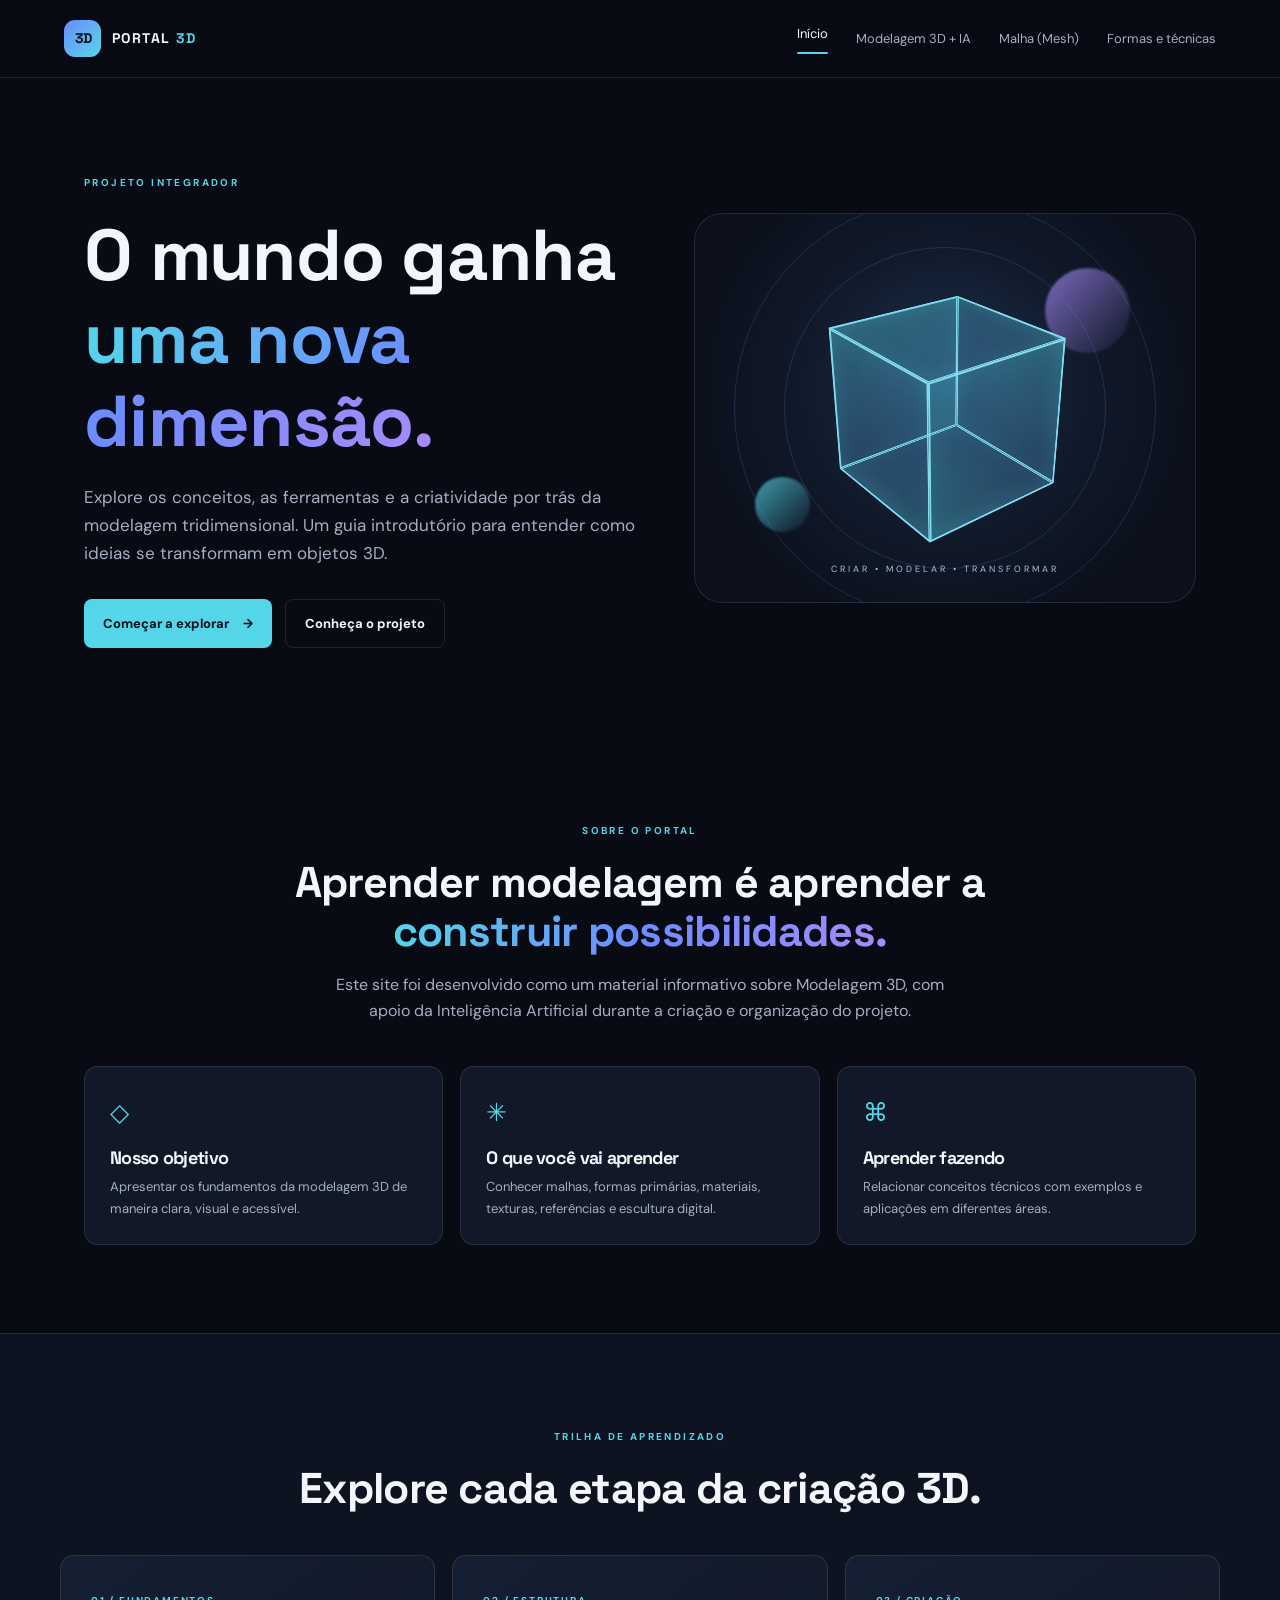
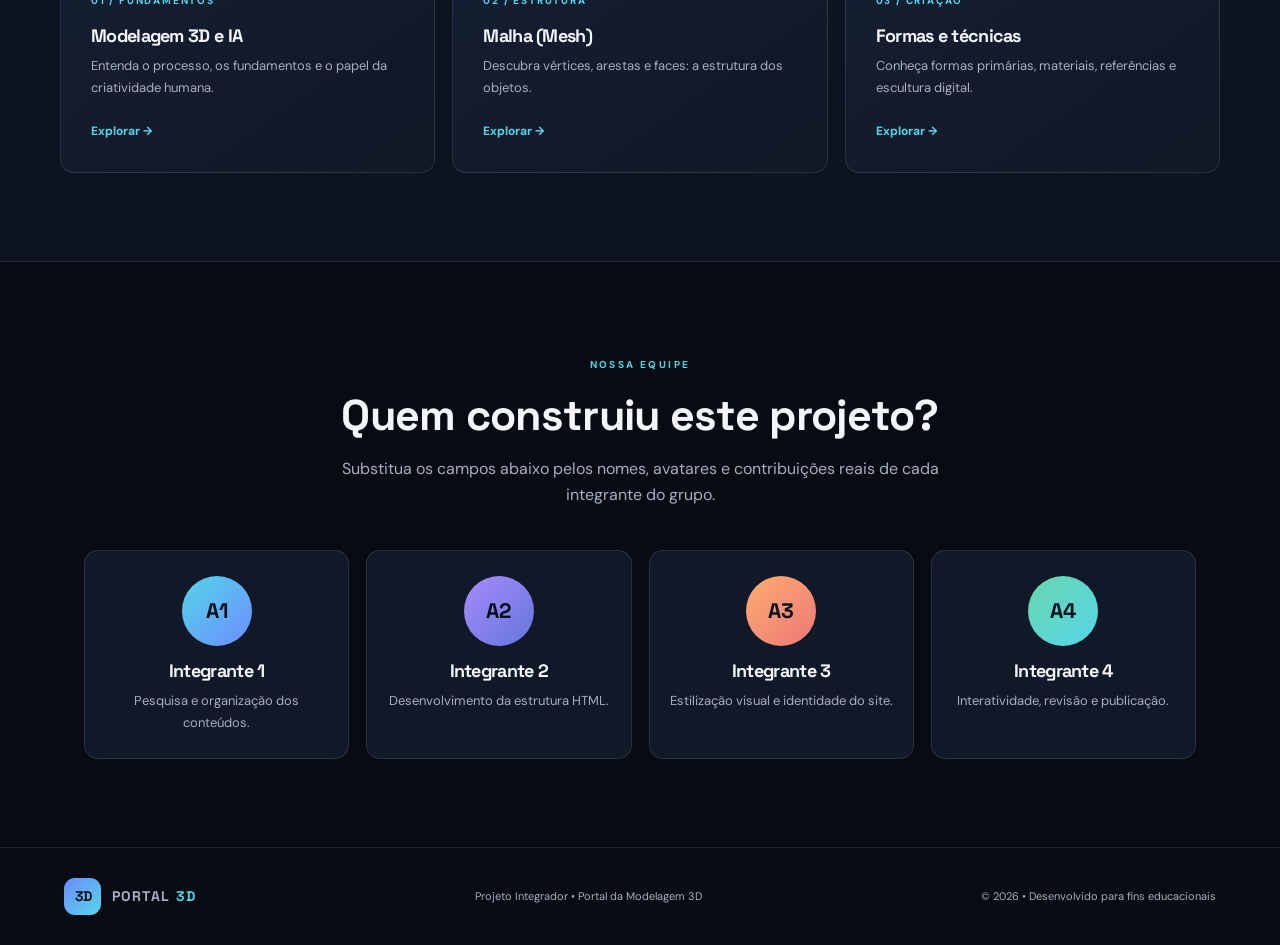
<file: index.html>
<!DOCTYPE html>
<html lang="pt-BR">
<head>
  <meta charset="UTF-8">
  <meta name="viewport" content="width=device-width, initial-scale=1.0">
  <meta name="description" content="Portal educativo sobre modelagem 3D, malhas, formas, materiais e escultura digital.">
  <title>Portal da Modelagem 3D | Início</title>
  <link rel="stylesheet" href="assets/css/style.css">
  <script src="assets/js/script.js" defer></script>
</head>
<body>
  <header class="site-header">
    <a class="brand" href="index.html"><span class="brand-mark">3D</span><span>PORTAL<span class="brand-light"> 3D</span></span></a>
    <button class="menu-toggle" aria-label="Abrir menu" aria-expanded="false">☰</button>
    <nav class="main-nav" aria-label="Navegação principal">
      <a class="active" href="index.html">Início</a>
      <a href="modelagem.html">Modelagem 3D + IA</a>
      <a href="malha.html">Malha (Mesh)</a>
      <a href="formas.html">Formas e técnicas</a>
    </nav>
  </header>

  <main>
    <section class="hero">
      <div class="hero-content">
        <span class="eyebrow">PROJETO INTEGRADOR</span>
        <h1>O mundo ganha <span>uma nova dimensão.</span></h1>
        <p>Explore os conceitos, as ferramentas e a criatividade por trás da modelagem tridimensional. Um guia introdutório para entender como ideias se transformam em objetos 3D.</p>
        <div class="hero-actions">
          <a class="button button-primary" href="modelagem.html">Começar a explorar <span>→</span></a>
          <a class="button button-ghost" href="#sobre">Conheça o projeto</a>
        </div>
      </div>
      <div class="hero-art" aria-label="Ilustração abstrata de um objeto tridimensional">
        <div class="orb orb-one"></div><div class="orb orb-two"></div>
        <div class="cube-scene"><div class="cube"><span></span><span></span><span></span><span></span><span></span><span></span></div></div>
        <div class="art-label">CRIAR • MODELAR • TRANSFORMAR</div>
      </div>
    </section>

    <section class="section section-narrow" id="sobre">
      <div class="section-heading">
        <span class="eyebrow">SOBRE O PORTAL</span>
        <h2>Aprender modelagem é aprender a <span>construir possibilidades.</span></h2>
        <p>Este site foi desenvolvido como um material informativo sobre Modelagem 3D, com apoio da Inteligência Artificial durante a criação e organização do projeto.</p>
      </div>
      <div class="info-grid">
        <article class="info-card"><span class="card-icon">◇</span><h3>Nosso objetivo</h3><p>Apresentar os fundamentos da modelagem 3D de maneira clara, visual e acessível.</p></article>
        <article class="info-card"><span class="card-icon">✳</span><h3>O que você vai aprender</h3><p>Conhecer malhas, formas primárias, materiais, texturas, referências e escultura digital.</p></article>
        <article class="info-card"><span class="card-icon">⌘</span><h3>Aprender fazendo</h3><p>Relacionar conceitos técnicos com exemplos e aplicações em diferentes áreas.</p></article>
      </div>
    </section>

    <section class="section dark-section">
      <div class="section-heading">
        <span class="eyebrow">TRILHA DE APRENDIZADO</span>
        <h2>Explore cada etapa da criação 3D.</h2>
      </div>
      <div class="topic-grid">
        <a class="topic-card" href="modelagem.html"><span>01 / FUNDAMENTOS</span><h3>Modelagem 3D e IA</h3><p>Entenda o processo, os fundamentos e o papel da criatividade humana.</p><b>Explorar →</b></a>
        <a class="topic-card" href="malha.html"><span>02 / ESTRUTURA</span><h3>Malha (Mesh)</h3><p>Descubra vértices, arestas e faces: a estrutura dos objetos.</p><b>Explorar →</b></a>
        <a class="topic-card" href="formas.html"><span>03 / CRIAÇÃO</span><h3>Formas e técnicas</h3><p>Conheça formas primárias, materiais, referências e escultura digital.</p><b>Explorar →</b></a>
      </div>
    </section>

    <section class="section section-narrow">
      <div class="section-heading">
        <span class="eyebrow">NOSSA EQUIPE</span>
        <h2>Quem construiu este projeto?</h2>
        <p>Substitua os campos abaixo pelos nomes, avatares e contribuições reais de cada integrante do grupo.</p>
      </div>
      <div class="team-grid">
        <article class="team-card"><div class="avatar">A1</div><h3>Integrante 1</h3><p>Pesquisa e organização dos conteúdos.</p></article>
        <article class="team-card"><div class="avatar avatar-violet">A2</div><h3>Integrante 2</h3><p>Desenvolvimento da estrutura HTML.</p></article>
        <article class="team-card"><div class="avatar avatar-orange">A3</div><h3>Integrante 3</h3><p>Estilização visual e identidade do site.</p></article>
        <article class="team-card"><div class="avatar avatar-green">A4</div><h3>Integrante 4</h3><p>Interatividade, revisão e publicação.</p></article>
      </div>
    </section>
  </main>
  <footer class="site-footer"><a class="brand" href="index.html"><span class="brand-mark">3D</span><span>PORTAL<span class="brand-light"> 3D</span></span></a><p>Projeto Integrador • Portal da Modelagem 3D</p><span>© <span data-year></span> • Desenvolvido para fins educacionais</span></footer>
</body>
</html>
</file>
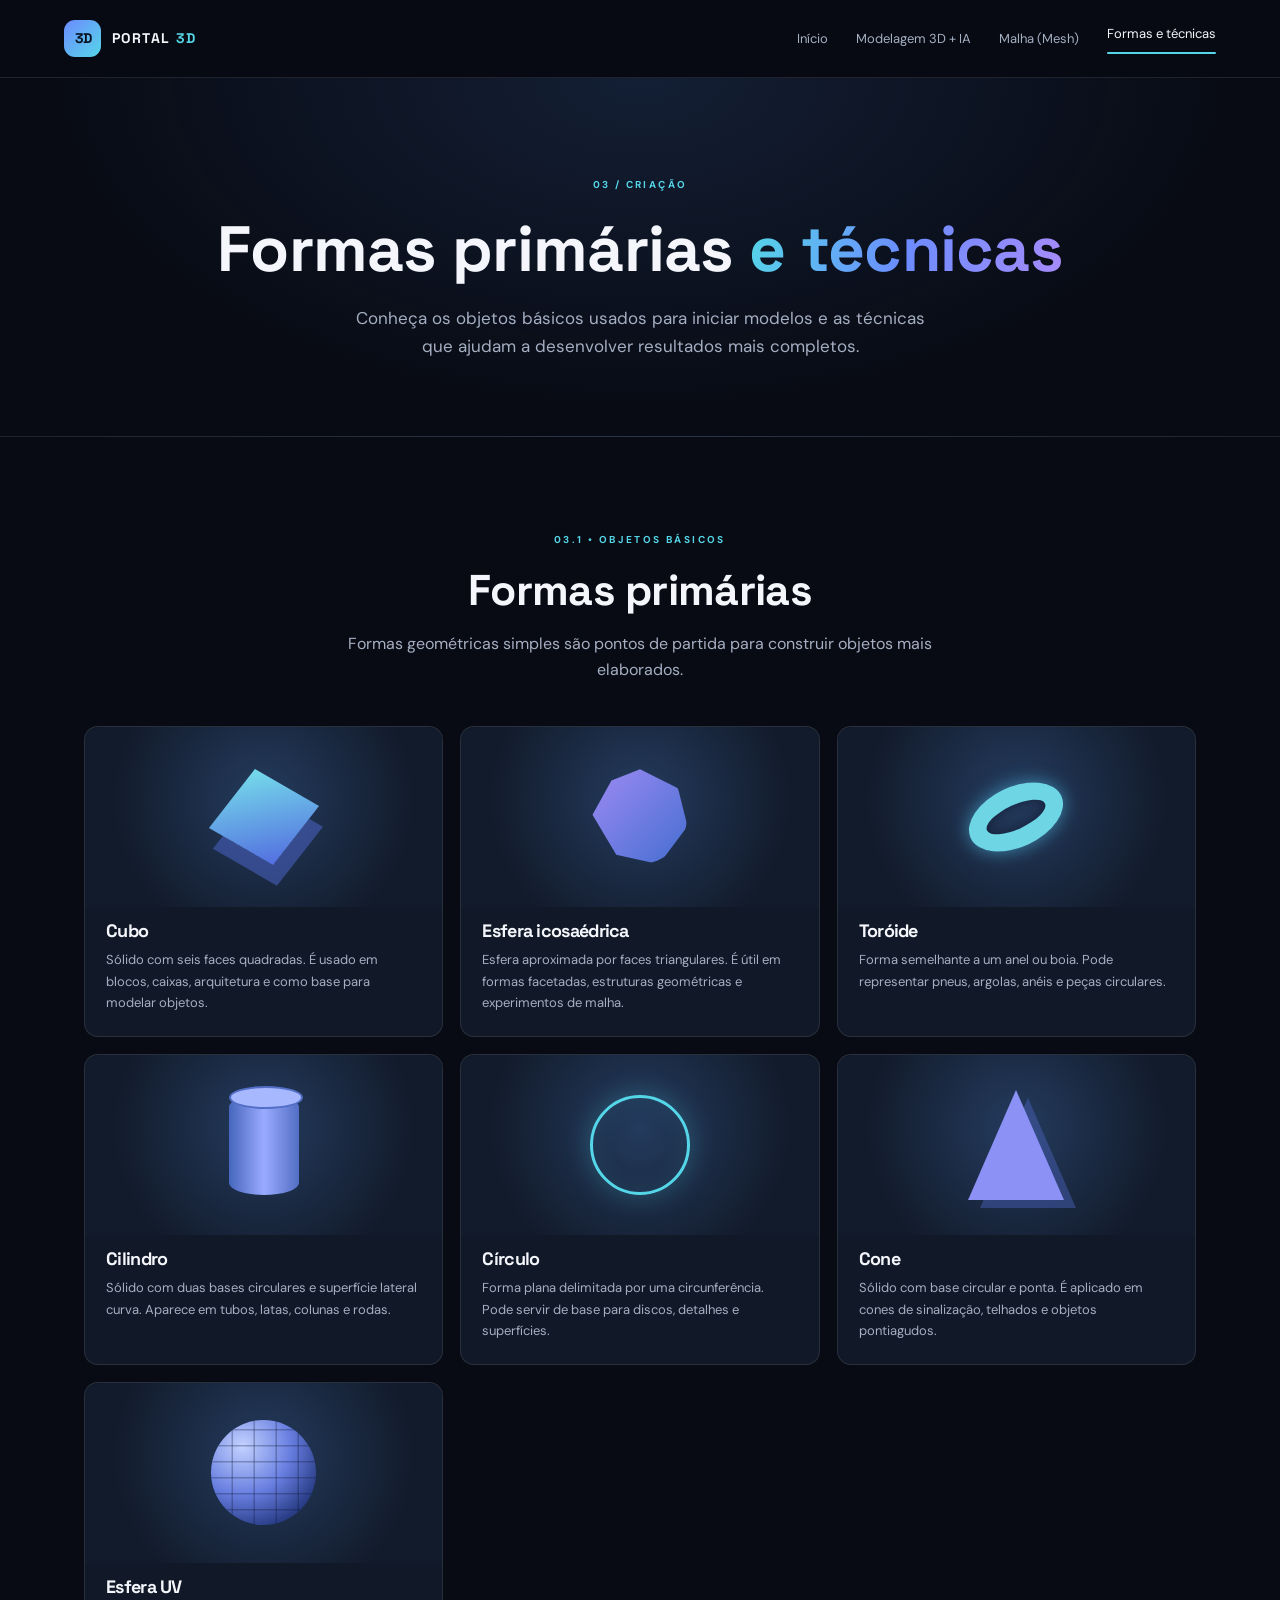
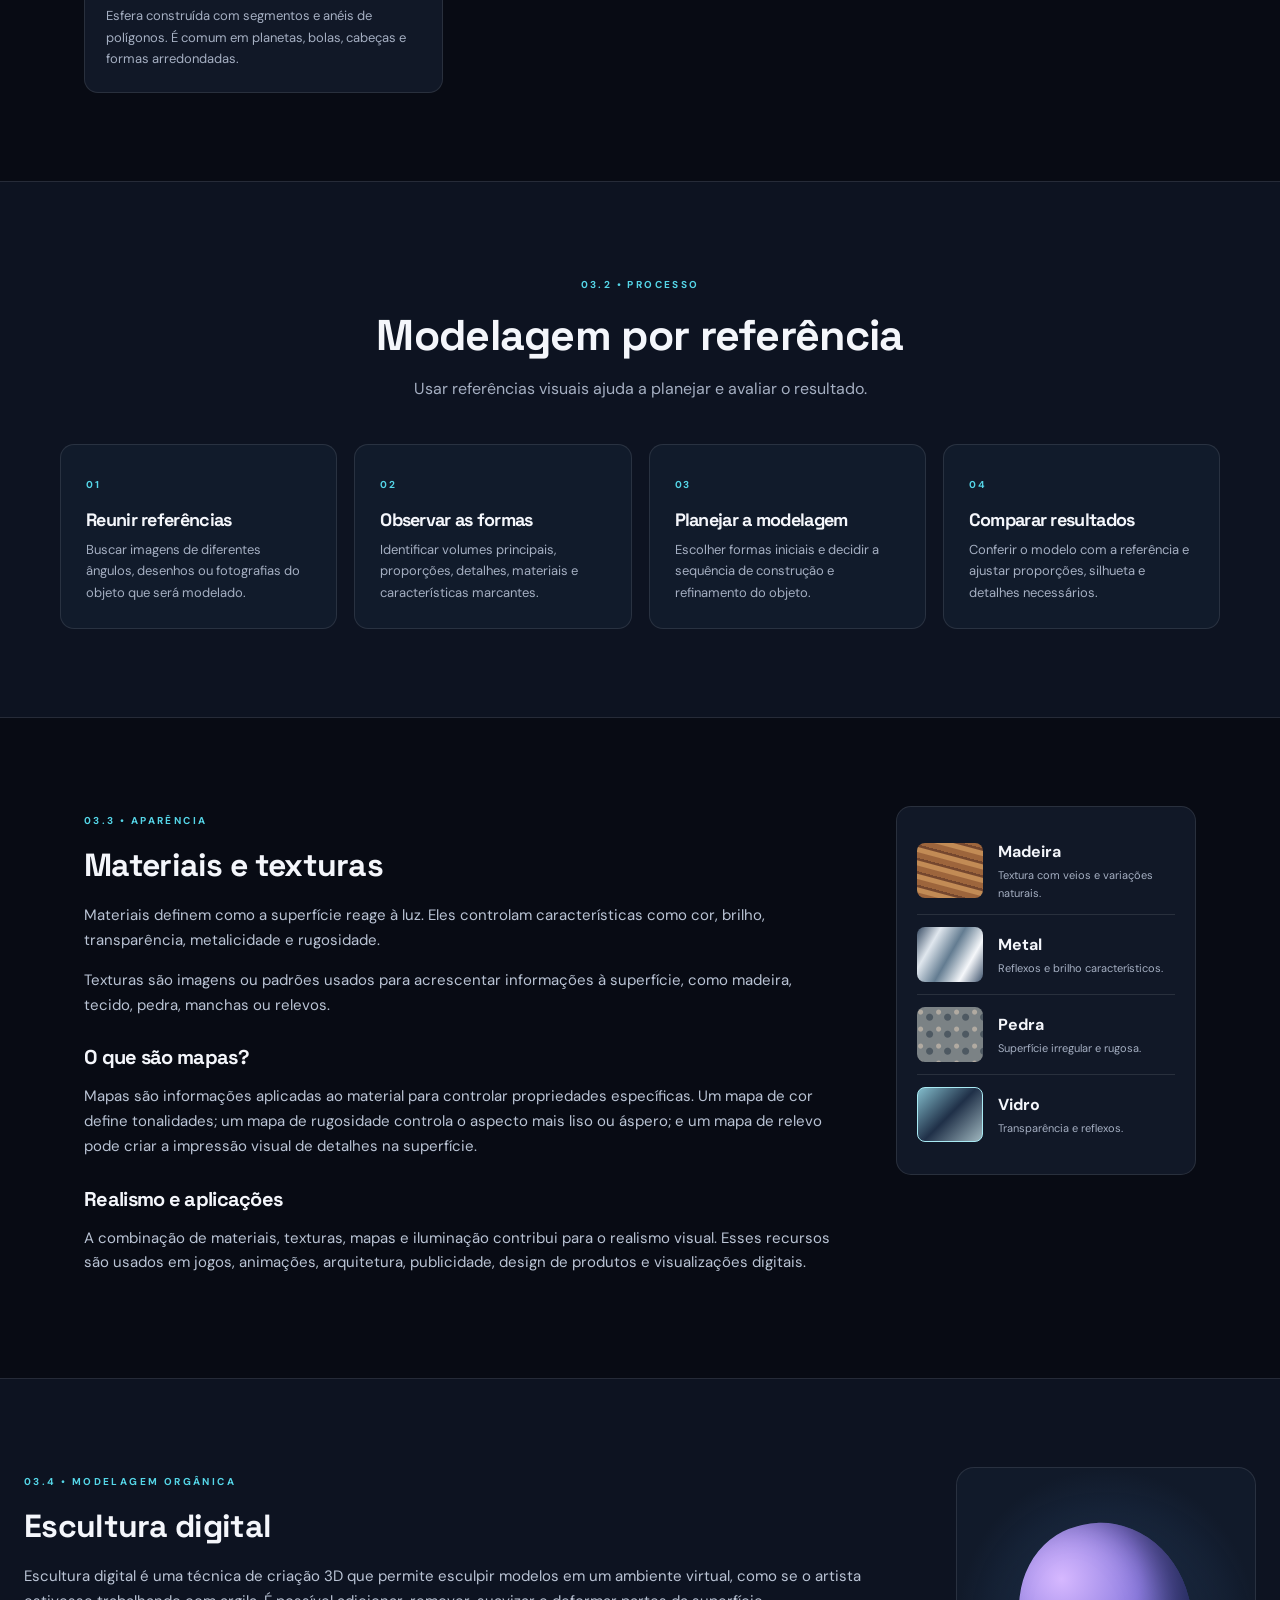
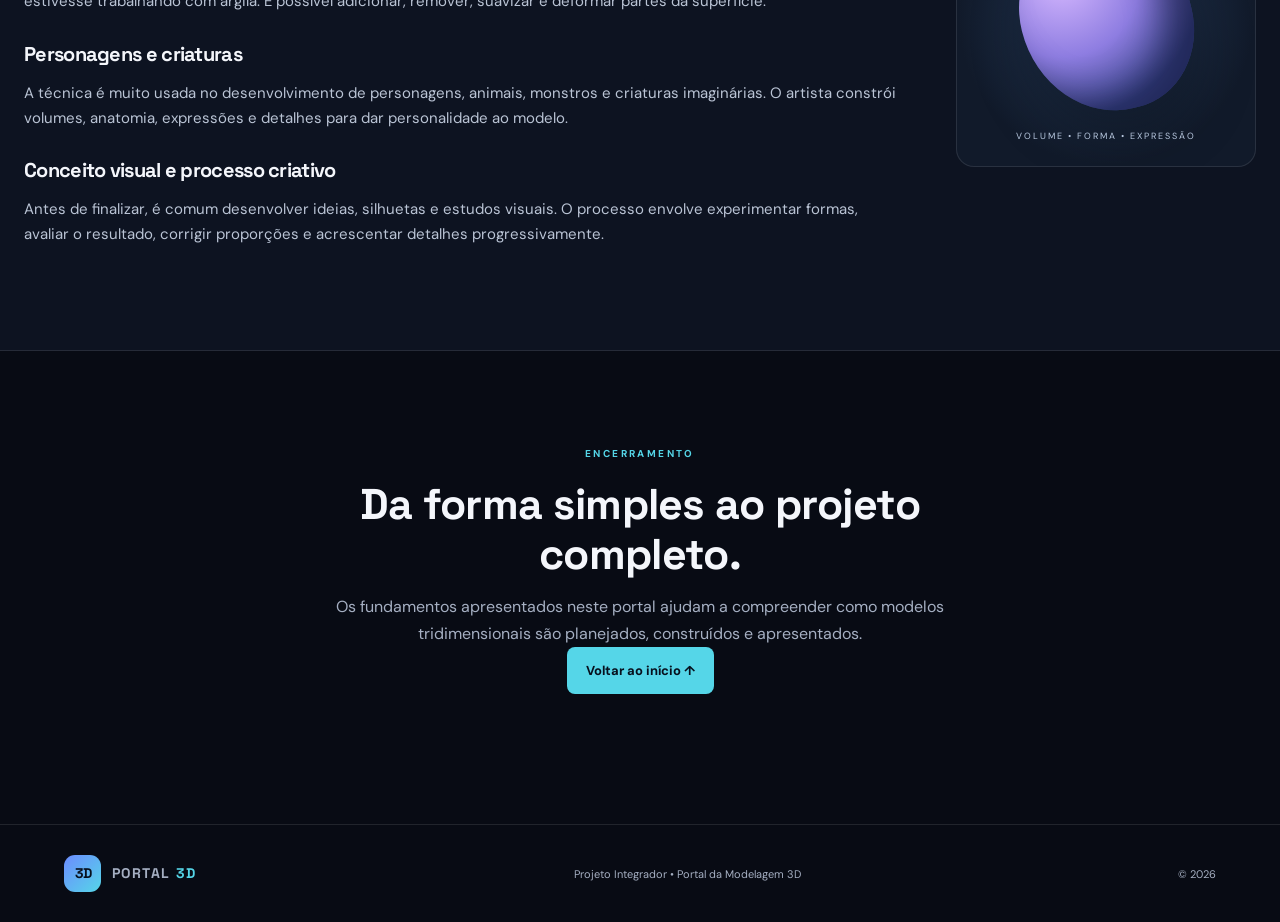
<file: formas.html>
<!DOCTYPE html>
<html lang="pt-BR">
<head><meta charset="UTF-8"><meta name="viewport" content="width=device-width, initial-scale=1.0"><meta name="description" content="Formas primárias, modelagem por referência, materiais, texturas e escultura digital."><title>Formas e técnicas | Portal 3D</title><link rel="stylesheet" href="assets/css/style.css"><script src="assets/js/script.js" defer></script></head>
<body>
<header class="site-header"><a class="brand" href="index.html"><span class="brand-mark">3D</span><span>PORTAL<span class="brand-light"> 3D</span></span></a><button class="menu-toggle" aria-label="Abrir menu" aria-expanded="false">☰</button><nav class="main-nav" aria-label="Navegação principal"><a href="index.html">Início</a><a href="modelagem.html">Modelagem 3D + IA</a><a href="malha.html">Malha (Mesh)</a><a class="active" href="formas.html">Formas e técnicas</a></nav></header>
<main>
<section class="page-hero"><span class="eyebrow">03 / CRIAÇÃO</span><h1>Formas primárias <span>e técnicas</span></h1><p>Conheça os objetos básicos usados para iniciar modelos e as técnicas que ajudam a desenvolver resultados mais completos.</p></section>
<section class="section"><div class="section-heading"><span class="eyebrow">03.1 • OBJETOS BÁSICOS</span><h2>Formas primárias</h2><p>Formas geométricas simples são pontos de partida para construir objetos mais elaborados.</p></div>
<div class="shape-grid">
<article class="shape-card"><div class="shape-visual"><div class="shape cube-shape"></div></div><h3>Cubo</h3><p>Sólido com seis faces quadradas. É usado em blocos, caixas, arquitetura e como base para modelar objetos.</p></article>
<article class="shape-card"><div class="shape-visual"><div class="shape ico-shape"></div></div><h3>Esfera icosaédrica</h3><p>Esfera aproximada por faces triangulares. É útil em formas facetadas, estruturas geométricas e experimentos de malha.</p></article>
<article class="shape-card"><div class="shape-visual"><div class="shape torus-shape"></div></div><h3>Toróide</h3><p>Forma semelhante a um anel ou boia. Pode representar pneus, argolas, anéis e peças circulares.</p></article>
<article class="shape-card"><div class="shape-visual"><div class="shape cylinder-shape"></div></div><h3>Cilindro</h3><p>Sólido com duas bases circulares e superfície lateral curva. Aparece em tubos, latas, colunas e rodas.</p></article>
<article class="shape-card"><div class="shape-visual"><div class="shape circle-shape"></div></div><h3>Círculo</h3><p>Forma plana delimitada por uma circunferência. Pode servir de base para discos, detalhes e superfícies.</p></article>
<article class="shape-card"><div class="shape-visual"><div class="shape cone-shape"></div></div><h3>Cone</h3><p>Sólido com base circular e ponta. É aplicado em cones de sinalização, telhados e objetos pontiagudos.</p></article>
<article class="shape-card"><div class="shape-visual"><div class="shape uv-sphere"></div></div><h3>Esfera UV</h3><p>Esfera construída com segmentos e anéis de polígonos. É comum em planetas, bolas, cabeças e formas arredondadas.</p></article>
</div></section>
<section class="section dark-section"><div class="section-heading"><span class="eyebrow">03.2 • PROCESSO</span><h2>Modelagem por referência</h2><p>Usar referências visuais ajuda a planejar e avaliar o resultado.</p></div>
<div class="steps-grid"><article><span>01</span><h3>Reunir referências</h3><p>Buscar imagens de diferentes ângulos, desenhos ou fotografias do objeto que será modelado.</p></article><article><span>02</span><h3>Observar as formas</h3><p>Identificar volumes principais, proporções, detalhes, materiais e características marcantes.</p></article><article><span>03</span><h3>Planejar a modelagem</h3><p>Escolher formas iniciais e decidir a sequência de construção e refinamento do objeto.</p></article><article><span>04</span><h3>Comparar resultados</h3><p>Conferir o modelo com a referência e ajustar proporções, silhueta e detalhes necessários.</p></article></div>
</section>
<section class="section"><div class="content-layout"><article class="article-content"><span class="eyebrow">03.3 • APARÊNCIA</span><h2>Materiais e texturas</h2><p>Materiais definem como a superfície reage à luz. Eles controlam características como cor, brilho, transparência, metalicidade e rugosidade.</p><p>Texturas são imagens ou padrões usados para acrescentar informações à superfície, como madeira, tecido, pedra, manchas ou relevos.</p><h3>O que são mapas?</h3><p>Mapas são informações aplicadas ao material para controlar propriedades específicas. Um mapa de cor define tonalidades; um mapa de rugosidade controla o aspecto mais liso ou áspero; e um mapa de relevo pode criar a impressão visual de detalhes na superfície.</p><h3>Realismo e aplicações</h3><p>A combinação de materiais, texturas, mapas e iluminação contribui para o realismo visual. Esses recursos são usados em jogos, animações, arquitetura, publicidade, design de produtos e visualizações digitais.</p></article><aside class="material-swatch"><div class="swatch-row"><span class="swatch wood"></span><span><b>Madeira</b><small>Textura com veios e variações naturais.</small></span></div><div class="swatch-row"><span class="swatch metal"></span><span><b>Metal</b><small>Reflexos e brilho característicos.</small></span></div><div class="swatch-row"><span class="swatch stone"></span><span><b>Pedra</b><small>Superfície irregular e rugosa.</small></span></div><div class="swatch-row"><span class="swatch glass"></span><span><b>Vidro</b><small>Transparência e reflexos.</small></span></div></aside></div></section>
<section class="section dark-section"><div class="content-layout"><article class="article-content"><span class="eyebrow">03.4 • MODELAGEM ORGÂNICA</span><h2>Escultura digital</h2><p>Escultura digital é uma técnica de criação 3D que permite esculpir modelos em um ambiente virtual, como se o artista estivesse trabalhando com argila. É possível adicionar, remover, suavizar e deformar partes da superfície.</p><h3>Personagens e criaturas</h3><p>A técnica é muito usada no desenvolvimento de personagens, animais, monstros e criaturas imaginárias. O artista constrói volumes, anatomia, expressões e detalhes para dar personalidade ao modelo.</p><h3>Conceito visual e processo criativo</h3><p>Antes de finalizar, é comum desenvolver ideias, silhuetas e estudos visuais. O processo envolve experimentar formas, avaliar o resultado, corrigir proporções e acrescentar detalhes progressivamente.</p></article><aside class="sculpture-art"><div class="sculpture-orb"></div><span>VOLUME • FORMA • EXPRESSÃO</span></aside></div></section>
<section class="section section-narrow"><div class="section-heading"><span class="eyebrow">ENCERRAMENTO</span><h2>Da forma simples ao projeto completo.</h2><p>Os fundamentos apresentados neste portal ajudam a compreender como modelos tridimensionais são planejados, construídos e apresentados.</p><a class="button button-primary" href="index.html">Voltar ao início ↑</a></div></section>
</main>
<footer class="site-footer"><a class="brand" href="index.html"><span class="brand-mark">3D</span><span>PORTAL<span class="brand-light"> 3D</span></span></a><p>Projeto Integrador • Portal da Modelagem 3D</p><span>© <span data-year></span></span></footer></body></html>
</file>
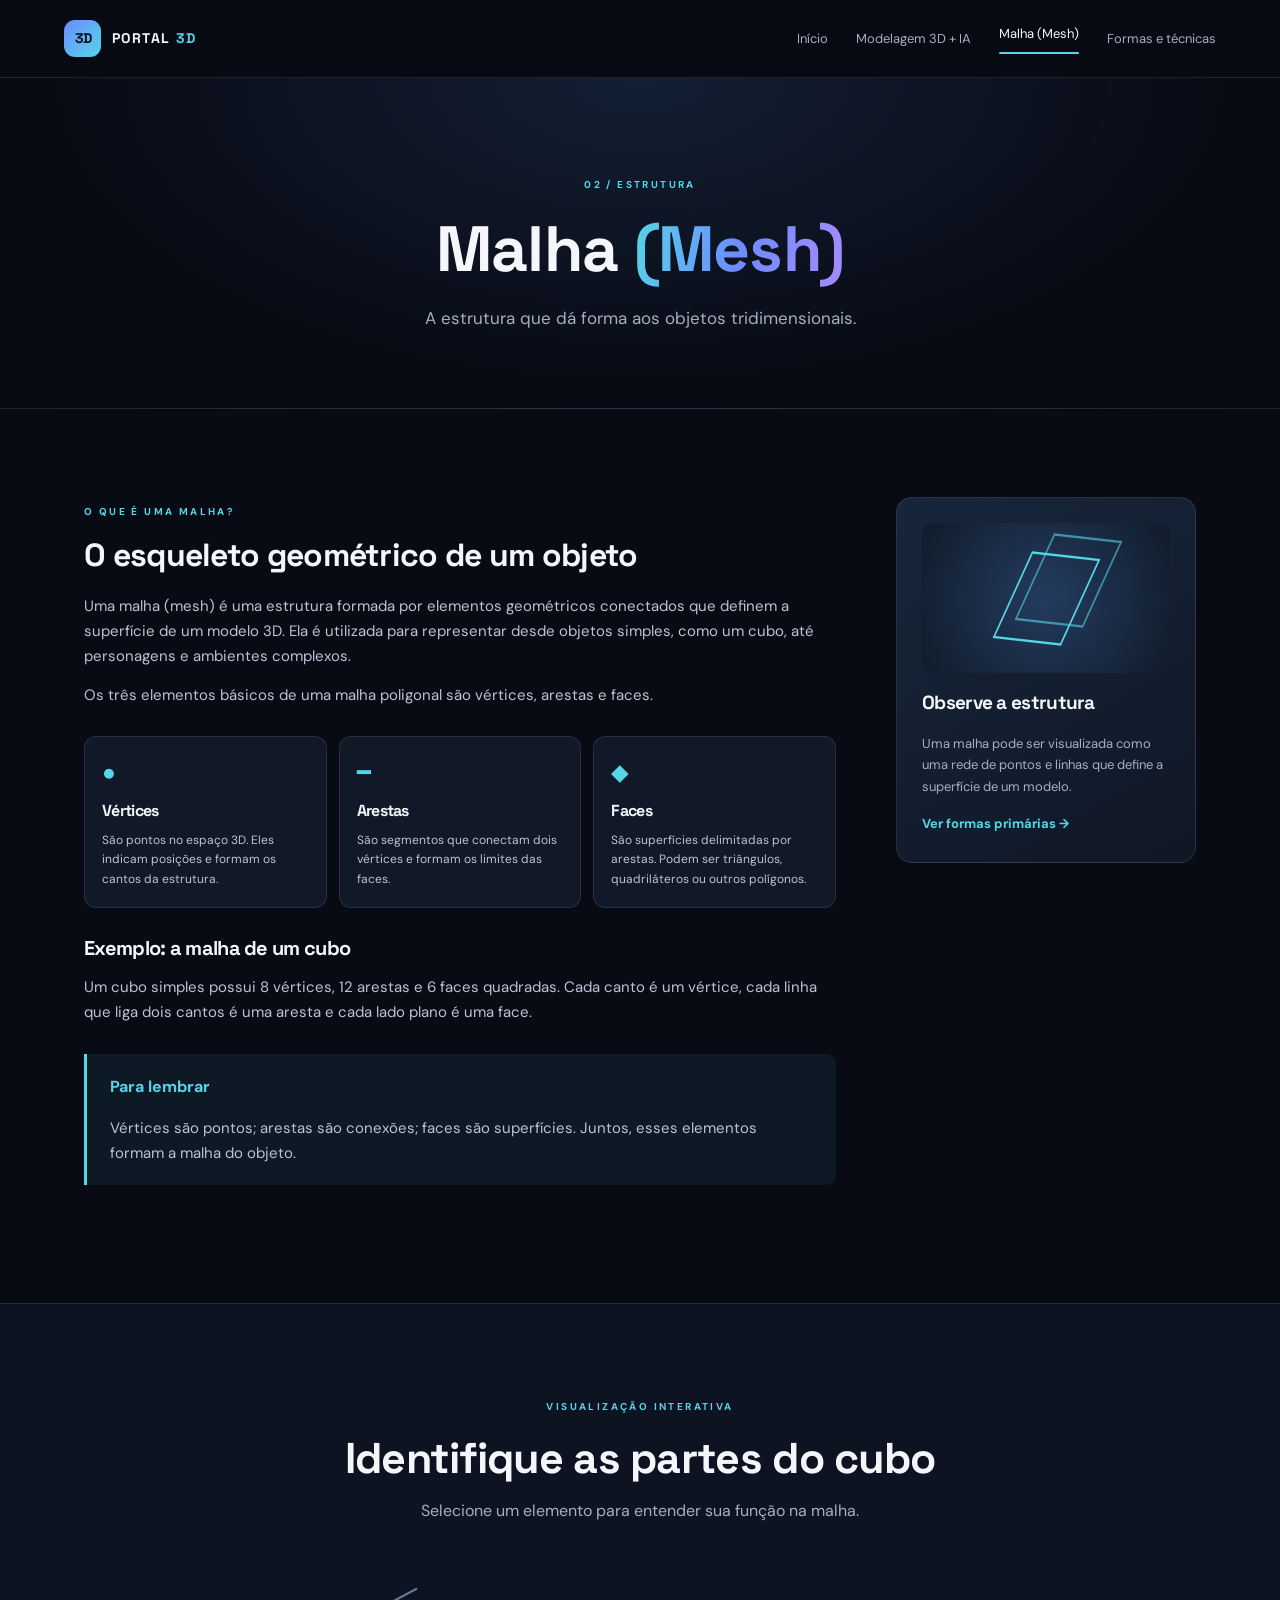
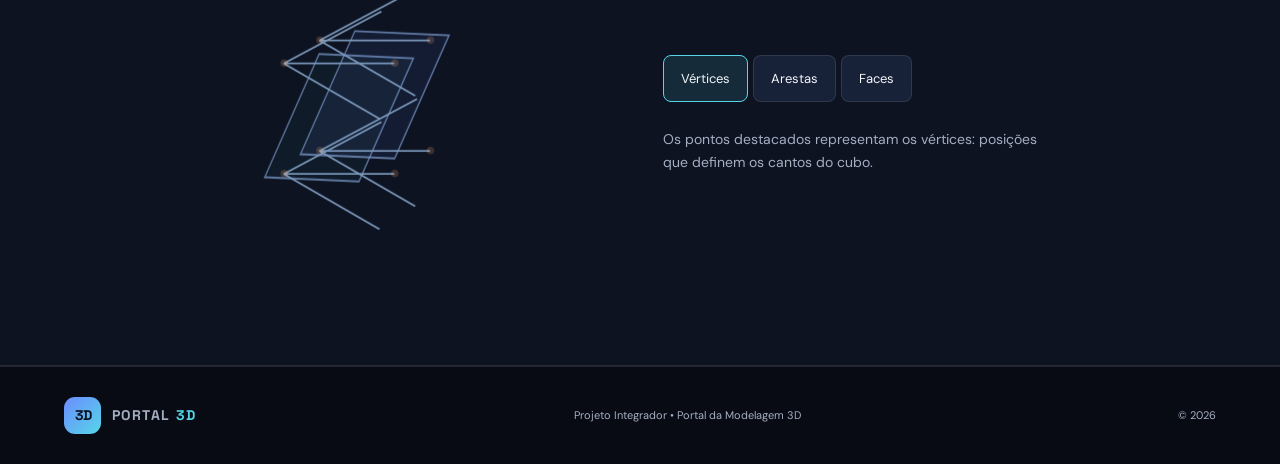
<file: malha.html>
<!DOCTYPE html>
<html lang="pt-BR">
<head><meta charset="UTF-8"><meta name="viewport" content="width=device-width, initial-scale=1.0"><meta name="description" content="Aprenda o que é uma malha 3D e conheça vértices, arestas e faces."><title>Malha (Mesh) | Portal 3D</title><link rel="stylesheet" href="assets/css/style.css"><script src="assets/js/script.js" defer></script></head>
<body>
<header class="site-header"><a class="brand" href="index.html"><span class="brand-mark">3D</span><span>PORTAL<span class="brand-light"> 3D</span></span></a><button class="menu-toggle" aria-label="Abrir menu" aria-expanded="false">☰</button><nav class="main-nav" aria-label="Navegação principal"><a href="index.html">Início</a><a href="modelagem.html">Modelagem 3D + IA</a><a class="active" href="malha.html">Malha (Mesh)</a><a href="formas.html">Formas e técnicas</a></nav></header>
<main>
<section class="page-hero"><span class="eyebrow">02 / ESTRUTURA</span><h1>Malha <span>(Mesh)</span></h1><p>A estrutura que dá forma aos objetos tridimensionais.</p></section>
<section class="section content-layout">
<article class="article-content"><span class="eyebrow">O QUE É UMA MALHA?</span><h2>O esqueleto geométrico de um objeto</h2><p>Uma malha (mesh) é uma estrutura formada por elementos geométricos conectados que definem a superfície de um modelo 3D. Ela é utilizada para representar desde objetos simples, como um cubo, até personagens e ambientes complexos.</p><p>Os três elementos básicos de uma malha poligonal são vértices, arestas e faces.</p>
<div class="mesh-parts">
<div><span class="dot-symbol">●</span><h3>Vértices</h3><p>São pontos no espaço 3D. Eles indicam posições e formam os cantos da estrutura.</p></div>
<div><span class="line-symbol">━</span><h3>Arestas</h3><p>São segmentos que conectam dois vértices e formam os limites das faces.</p></div>
<div><span class="face-symbol">◆</span><h3>Faces</h3><p>São superfícies delimitadas por arestas. Podem ser triângulos, quadriláteros ou outros polígonos.</p></div>
</div>
<h3>Exemplo: a malha de um cubo</h3><p>Um cubo simples possui 8 vértices, 12 arestas e 6 faces quadradas. Cada canto é um vértice, cada linha que liga dois cantos é uma aresta e cada lado plano é uma face.</p>
<div class="callout"><strong>Para lembrar</strong><p>Vértices são pontos; arestas são conexões; faces são superfícies. Juntos, esses elementos formam a malha do objeto.</p></div>
</article>
<aside class="side-note"><div class="wire-cube"><i></i></div><h3>Observe a estrutura</h3><p>Uma malha pode ser visualizada como uma rede de pontos e linhas que define a superfície de um modelo.</p><a href="formas.html">Ver formas primárias →</a></aside>
</section>
<section class="section dark-section"><div class="section-heading"><span class="eyebrow">VISUALIZAÇÃO INTERATIVA</span><h2>Identifique as partes do cubo</h2><p>Selecione um elemento para entender sua função na malha.</p></div>
<div class="mesh-demo"><div class="cube-diagram" aria-hidden="true"><div class="diagram-face front"></div><div class="diagram-face back"></div><div class="diagram-edge e1"></div><div class="diagram-edge e2"></div><div class="diagram-edge e3"></div><div class="diagram-edge e4"></div><div class="diagram-edge e5"></div><div class="diagram-edge e6"></div><div class="diagram-edge e7"></div><div class="diagram-edge e8"></div><div class="diagram-edge e9"></div><div class="diagram-edge e10"></div><div class="diagram-edge e11"></div><div class="diagram-edge e12"></div><div class="diagram-vertices"><i></i><i></i><i></i><i></i><i></i><i></i><i></i><i></i></div></div>
<div class="demo-controls"><button class="active" data-mesh="vertices">Vértices</button><button data-mesh="edges">Arestas</button><button data-mesh="faces">Faces</button><p class="mesh-description" aria-live="polite">Os pontos destacados representam os vértices: posições que definem os cantos do cubo.</p></div></div></section>
</main>
<footer class="site-footer"><a class="brand" href="index.html"><span class="brand-mark">3D</span><span>PORTAL<span class="brand-light"> 3D</span></span></a><p>Projeto Integrador • Portal da Modelagem 3D</p><span>© <span data-year></span></span></footer></body></html>
</file>
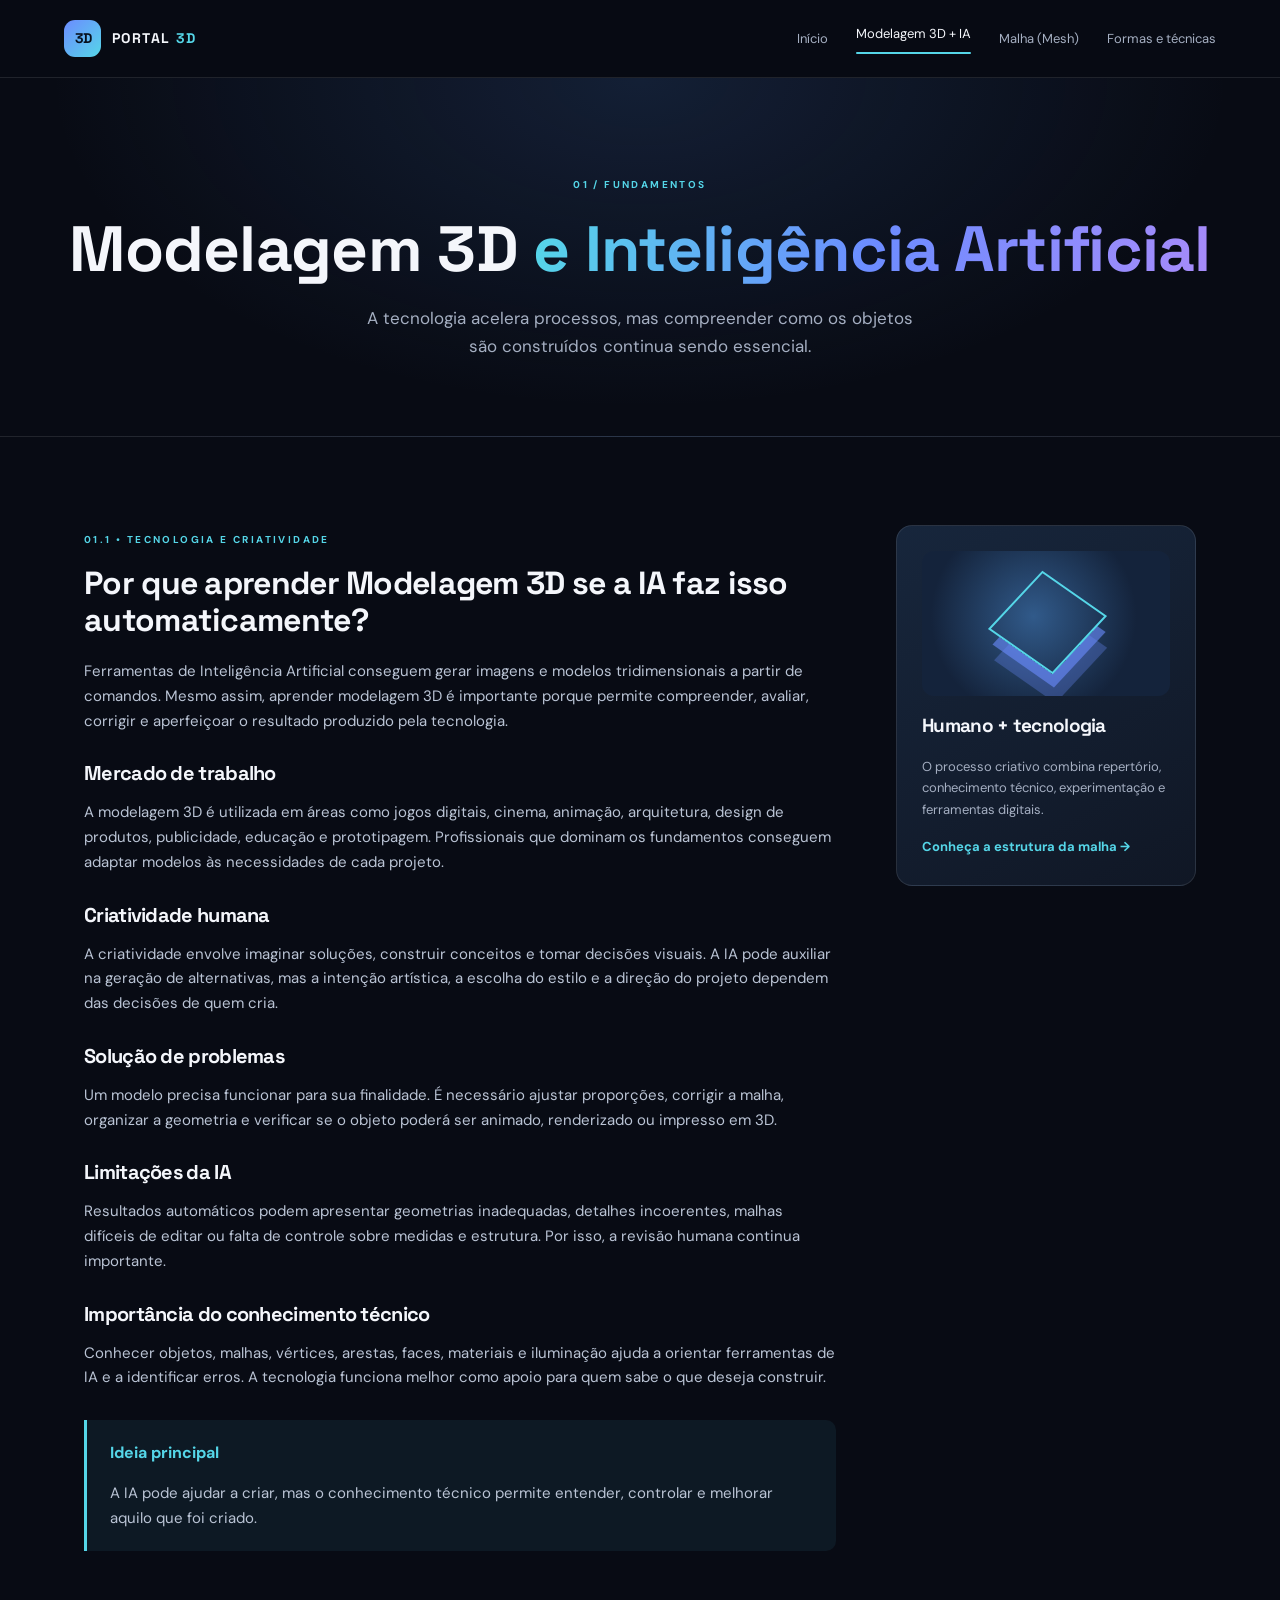
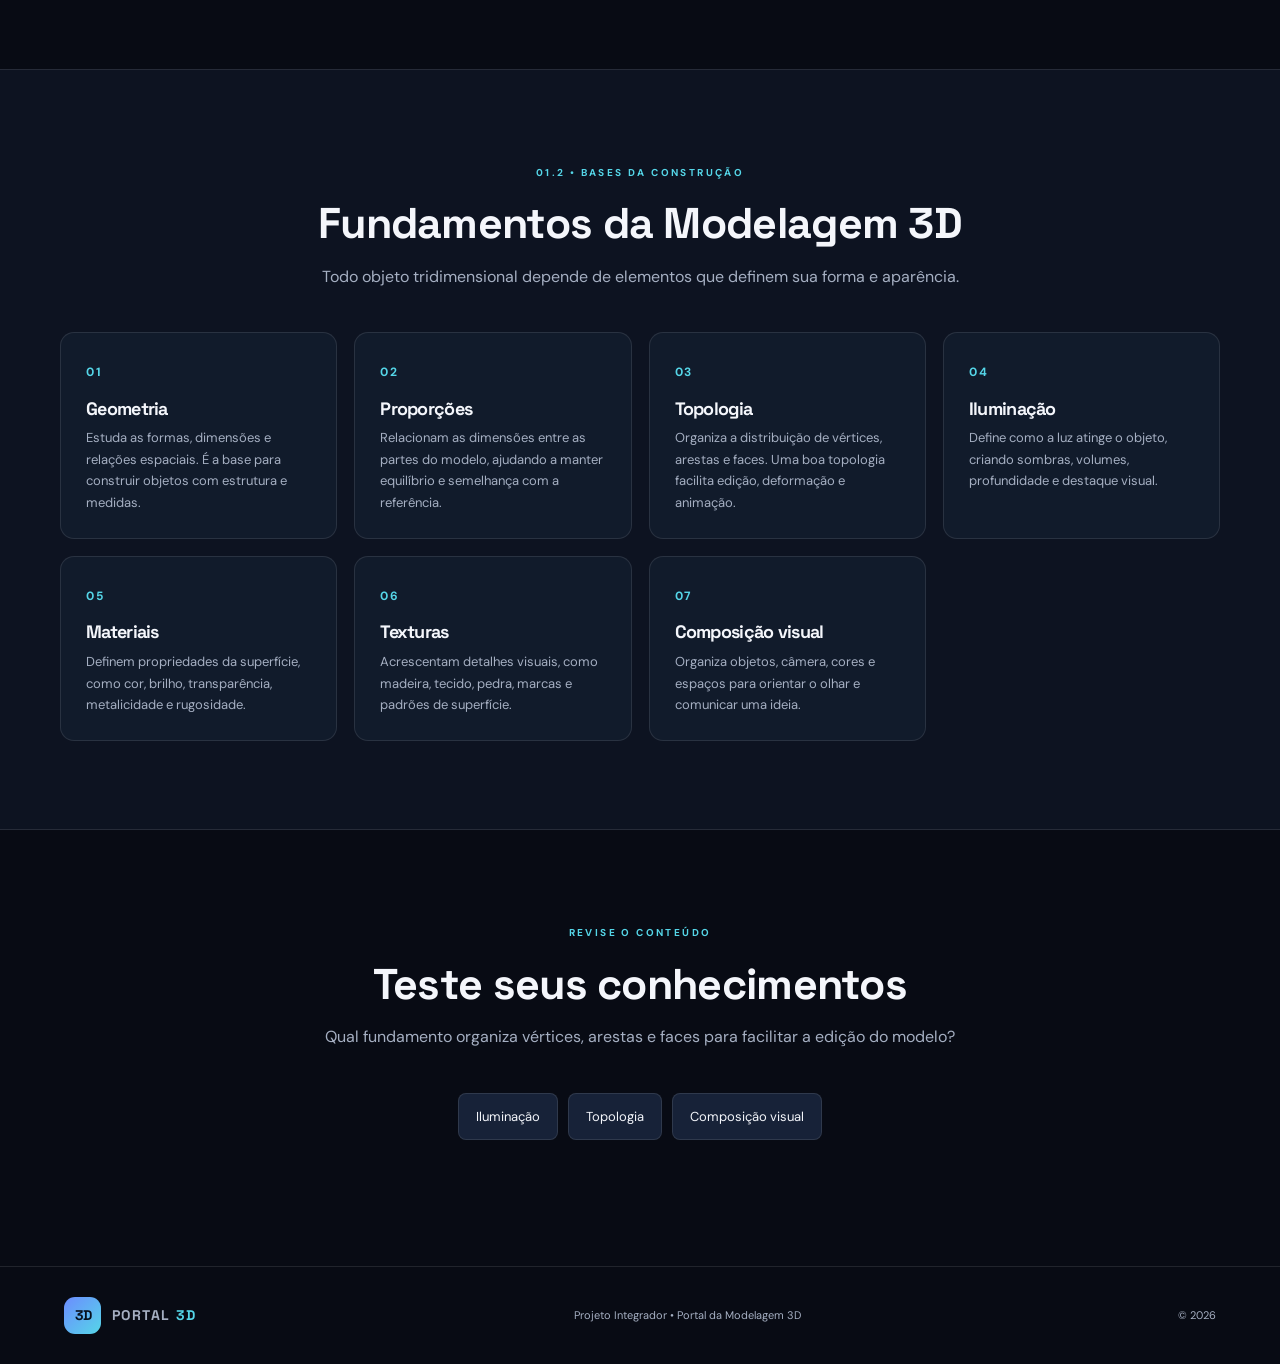
<file: modelagem.html>
<!DOCTYPE html>
<html lang="pt-BR">
<head>
  <meta charset="UTF-8"><meta name="viewport" content="width=device-width, initial-scale=1.0">
  <meta name="description" content="Entenda a modelagem 3D, sua relação com a Inteligência Artificial e seus fundamentos.">
  <title>Modelagem 3D e IA | Portal 3D</title>
  <link rel="stylesheet" href="assets/css/style.css"><script src="assets/js/script.js" defer></script>
</head>
<body>
<header class="site-header"><a class="brand" href="index.html"><span class="brand-mark">3D</span><span>PORTAL<span class="brand-light"> 3D</span></span></a><button class="menu-toggle" aria-label="Abrir menu" aria-expanded="false">☰</button><nav class="main-nav" aria-label="Navegação principal"><a href="index.html">Início</a><a class="active" href="modelagem.html">Modelagem 3D + IA</a><a href="malha.html">Malha (Mesh)</a><a href="formas.html">Formas e técnicas</a></nav></header>
<main>
  <section class="page-hero"><span class="eyebrow">01 / FUNDAMENTOS</span><h1>Modelagem 3D <span>e Inteligência Artificial</span></h1><p>A tecnologia acelera processos, mas compreender como os objetos são construídos continua sendo essencial.</p></section>
  <section class="section content-layout">
    <article class="article-content">
      <span class="eyebrow">01.1 • TECNOLOGIA E CRIATIVIDADE</span><h2>Por que aprender Modelagem 3D se a IA faz isso automaticamente?</h2>
      <p>Ferramentas de Inteligência Artificial conseguem gerar imagens e modelos tridimensionais a partir de comandos. Mesmo assim, aprender modelagem 3D é importante porque permite compreender, avaliar, corrigir e aperfeiçoar o resultado produzido pela tecnologia.</p>
      <h3>Mercado de trabalho</h3><p>A modelagem 3D é utilizada em áreas como jogos digitais, cinema, animação, arquitetura, design de produtos, publicidade, educação e prototipagem. Profissionais que dominam os fundamentos conseguem adaptar modelos às necessidades de cada projeto.</p>
      <h3>Criatividade humana</h3><p>A criatividade envolve imaginar soluções, construir conceitos e tomar decisões visuais. A IA pode auxiliar na geração de alternativas, mas a intenção artística, a escolha do estilo e a direção do projeto dependem das decisões de quem cria.</p>
      <h3>Solução de problemas</h3><p>Um modelo precisa funcionar para sua finalidade. É necessário ajustar proporções, corrigir a malha, organizar a geometria e verificar se o objeto poderá ser animado, renderizado ou impresso em 3D.</p>
      <h3>Limitações da IA</h3><p>Resultados automáticos podem apresentar geometrias inadequadas, detalhes incoerentes, malhas difíceis de editar ou falta de controle sobre medidas e estrutura. Por isso, a revisão humana continua importante.</p>
      <h3>Importância do conhecimento técnico</h3><p>Conhecer objetos, malhas, vértices, arestas, faces, materiais e iluminação ajuda a orientar ferramentas de IA e a identificar erros. A tecnologia funciona melhor como apoio para quem sabe o que deseja construir.</p>
      <div class="callout"><strong>Ideia principal</strong><p>A IA pode ajudar a criar, mas o conhecimento técnico permite entender, controlar e melhorar aquilo que foi criado.</p></div>
    </article>
    <aside class="side-note"><div class="mini-3d-shape"></div><h3>Humano + tecnologia</h3><p>O processo criativo combina repertório, conhecimento técnico, experimentação e ferramentas digitais.</p><a href="malha.html">Conheça a estrutura da malha →</a></aside>
  </section>
  <section class="section dark-section"><div class="section-heading"><span class="eyebrow">01.2 • BASES DA CONSTRUÇÃO</span><h2>Fundamentos da Modelagem 3D</h2><p>Todo objeto tridimensional depende de elementos que definem sua forma e aparência.</p></div>
    <div class="fundament-grid">
      <article><span>01</span><h3>Geometria</h3><p>Estuda as formas, dimensões e relações espaciais. É a base para construir objetos com estrutura e medidas.</p></article>
      <article><span>02</span><h3>Proporções</h3><p>Relacionam as dimensões entre as partes do modelo, ajudando a manter equilíbrio e semelhança com a referência.</p></article>
      <article><span>03</span><h3>Topologia</h3><p>Organiza a distribuição de vértices, arestas e faces. Uma boa topologia facilita edição, deformação e animação.</p></article>
      <article><span>04</span><h3>Iluminação</h3><p>Define como a luz atinge o objeto, criando sombras, volumes, profundidade e destaque visual.</p></article>
      <article><span>05</span><h3>Materiais</h3><p>Definem propriedades da superfície, como cor, brilho, transparência, metalicidade e rugosidade.</p></article>
      <article><span>06</span><h3>Texturas</h3><p>Acrescentam detalhes visuais, como madeira, tecido, pedra, marcas e padrões de superfície.</p></article>
      <article><span>07</span><h3>Composição visual</h3><p>Organiza objetos, câmera, cores e espaços para orientar o olhar e comunicar uma ideia.</p></article>
    </div>
  </section>
  <section class="section section-narrow"><div class="section-heading"><span class="eyebrow">REVISE O CONTEÚDO</span><h2>Teste seus conhecimentos</h2><p>Qual fundamento organiza vértices, arestas e faces para facilitar a edição do modelo?</p></div><div class="quiz" data-quiz><button data-answer="a">Iluminação</button><button data-answer="b">Topologia</button><button data-answer="c">Composição visual</button><p class="quiz-feedback" aria-live="polite"></p></div></section>
</main>
<footer class="site-footer"><a class="brand" href="index.html"><span class="brand-mark">3D</span><span>PORTAL<span class="brand-light"> 3D</span></span></a><p>Projeto Integrador • Portal da Modelagem 3D</p><span>© <span data-year></span></span></footer>
</body></html>
</file>
<file: assets/css/style.css>
@import url('https://fonts.googleapis.com/css2?family=DM+Sans:wght@400;500;600;700&family=Space+Grotesk:wght@400;500;600;700&display=swap');
:root{--bg:#080b14;--panel:#111827;--panel2:#151e30;--text:#f4f6fb;--muted:#a5afc2;--line:rgba(255,255,255,.1);--blue:#6c8cff;--cyan:#55d6e8;--violet:#a78bfa;--orange:#ffad70;--green:#69d6ae;--max:1160px}
*{box-sizing:border-box}html{scroll-behavior:smooth}body{margin:0;background:var(--bg);color:var(--text);font-family:'DM Sans',sans-serif;line-height:1.65}a{color:inherit;text-decoration:none}.site-header{height:78px;padding:0 max(5vw,calc((100vw - var(--max))/2));display:flex;align-items:center;justify-content:space-between;border-bottom:1px solid var(--line);background:rgba(8,11,20,.94);position:sticky;top:0;z-index:20;backdrop-filter:blur(14px)}.brand{display:flex;align-items:center;gap:11px;font-family:'Space Grotesk',sans-serif;font-weight:700;letter-spacing:1.4px;font-size:14px}.brand-mark{display:grid;place-items:center;width:37px;height:37px;border-radius:11px;background:linear-gradient(135deg,var(--blue),var(--cyan));color:#07101d;font-size:14px;letter-spacing:-1px}.brand-light{color:var(--cyan)}.main-nav{display:flex;gap:28px;align-items:center}.main-nav a{font-size:13px;color:var(--muted);transition:.2s}.main-nav a:hover,.main-nav a.active{color:var(--text)}.main-nav a.active:after{content:"";display:block;height:2px;background:var(--cyan);margin-top:7px;border-radius:5px}.menu-toggle{display:none;background:none;color:white;border:0;font-size:24px}
.hero{max-width:var(--max);min-height:570px;margin:auto;padding:90px 24px 80px;display:grid;grid-template-columns:1.05fr .95fr;align-items:center;gap:55px}.eyebrow{font-size:10px;letter-spacing:2.4px;font-weight:700;color:var(--cyan)}h1,h2,h3{font-family:'Space Grotesk',sans-serif;line-height:1.15;letter-spacing:-.7px}h1{font-size:clamp(43px,6vw,72px);margin:20px 0}h1 span,.section-heading h2 span,.page-hero h1 span{background:linear-gradient(100deg,var(--cyan),var(--blue),var(--violet));background-clip:text;color:transparent}.hero-content>p,.page-hero>p{max-width:570px;color:var(--muted);font-size:17px}.hero-actions{display:flex;gap:13px;flex-wrap:wrap;margin-top:32px}.button{display:inline-flex;align-items:center;gap:14px;padding:13px 19px;border-radius:8px;font-size:13px;font-weight:700;transition:transform .2s,background .2s}.button:hover{transform:translateY(-2px)}.button-primary{background:var(--cyan);color:#07101d}.button-ghost{border:1px solid var(--line);color:var(--text)}.hero-art{height:390px;position:relative;display:grid;place-items:center;overflow:hidden;border:1px solid var(--line);border-radius:28px;background:radial-gradient(circle at 50% 45%,#1b3151 0,#111a2b 43%,#0b101c 75%)}.hero-art:before,.hero-art:after{content:"";position:absolute;width:320px;height:320px;border:1px solid rgba(110,160,255,.18);border-radius:50%}.hero-art:after{width:420px;height:420px}.orb{position:absolute;border-radius:50%;filter:blur(1px)}.orb-one{width:85px;height:85px;right:13%;top:14%;background:linear-gradient(135deg,var(--violet),transparent);opacity:.7}.orb-two{width:55px;height:55px;left:12%;bottom:18%;background:linear-gradient(135deg,var(--cyan),transparent);opacity:.7}.cube-scene{perspective:700px;z-index:1}.cube{position:relative;width:160px;height:160px;transform-style:preserve-3d;transform:rotateX(-27deg) rotateY(38deg);animation:turn 18s linear infinite}.cube span{position:absolute;inset:0;border:2px solid #83ddec;background:linear-gradient(135deg,rgba(85,214,232,.24),rgba(108,140,255,.08));box-shadow:inset 0 0 35px rgba(85,214,232,.12)}.cube span:nth-child(1){transform:translateZ(80px)}.cube span:nth-child(2){transform:rotateY(180deg) translateZ(80px)}.cube span:nth-child(3){transform:rotateY(90deg) translateZ(80px)}.cube span:nth-child(4){transform:rotateY(-90deg) translateZ(80px)}.cube span:nth-child(5){transform:rotateX(90deg) translateZ(80px)}.cube span:nth-child(6){transform:rotateX(-90deg) translateZ(80px)}@keyframes turn{to{transform:rotateX(-27deg) rotateY(398deg)}}.art-label{position:absolute;bottom:25px;font-size:9px;letter-spacing:3px;color:#a9c3dc}
.section{padding:88px 24px;max-width:var(--max);margin:auto}.section-narrow{max-width:var(--max)}.section-heading{max-width:720px;margin:0 auto 42px;text-align:center}.section-heading h2{font-size:clamp(30px,4vw,43px);margin:15px 0}.section-heading p{color:var(--muted);margin:0 auto;max-width:650px}.info-grid,.topic-grid,.team-grid,.fundament-grid,.shape-grid,.steps-grid{display:grid;grid-template-columns:repeat(3,1fr);gap:17px}.info-card,.topic-card,.team-card,.fundament-grid article,.shape-card,.steps-grid article{background:var(--panel);border:1px solid var(--line);border-radius:14px;padding:25px}.card-icon{font-size:25px;color:var(--cyan)}.info-card h3,.topic-card h3,.team-card h3,.fundament-grid h3,.shape-card h3,.steps-grid h3{font-size:18px;margin:14px 0 8px}.info-card p,.topic-card p,.team-card p,.fundament-grid p,.shape-card p,.steps-grid p{color:var(--muted);font-size:13px;margin:0}.dark-section{max-width:none;background:#0d1321;border-top:1px solid var(--line);border-bottom:1px solid var(--line)}.dark-section>.section-heading,.dark-section>.topic-grid,.dark-section>.fundament-grid,.dark-section>.steps-grid,.dark-section>.mesh-demo{max-width:var(--max);margin-left:auto;margin-right:auto}.topic-grid{grid-template-columns:repeat(3,1fr)}.topic-card{background:linear-gradient(145deg,#151f33,#101725);padding:30px;transition:.2s}.topic-card:hover,.info-card:hover,.shape-card:hover{transform:translateY(-4px);border-color:rgba(85,214,232,.45)}.topic-card>span,.fundament-grid article>span,.steps-grid article>span{font-size:10px;letter-spacing:1.8px;color:var(--cyan);font-weight:700}.topic-card b{display:block;color:var(--cyan);font-size:12px;margin-top:24px}.team-grid{grid-template-columns:repeat(4,1fr)}.team-card{text-align:center;padding:25px 15px}.avatar{width:70px;height:70px;border-radius:50%;display:grid;place-items:center;margin:0 auto 15px;background:linear-gradient(135deg,var(--cyan),var(--blue));color:#07101d;font-family:'Space Grotesk';font-weight:700;font-size:21px}.avatar-violet{background:linear-gradient(135deg,var(--violet),#6475dc)}.avatar-orange{background:linear-gradient(135deg,var(--orange),#ec7777)}.avatar-green{background:linear-gradient(135deg,var(--green),var(--cyan))}
.page-hero{padding:92px 24px 76px;text-align:center;background:radial-gradient(ellipse at 50% 0%,rgba(60,102,170,.22),transparent 65%);border-bottom:1px solid var(--line)}.page-hero h1{font-size:clamp(40px,6vw,64px);margin:17px 0}.page-hero>p{margin:0 auto}.content-layout{display:grid;grid-template-columns:minmax(0,1fr) 300px;gap:60px;align-items:start}.article-content h2{font-size:32px;margin:14px 0 20px}.article-content h3{font-size:20px;margin:29px 0 9px}.article-content p{color:#bac4d5;font-size:15px}.side-note{position:sticky;top:105px;background:linear-gradient(150deg,#17263c,#101725);border:1px solid var(--line);border-radius:16px;padding:25px}.side-note h3{font-size:19px}.side-note p,.side-note a{font-size:13px;color:var(--muted)}.side-note a{color:var(--cyan);font-weight:700}.mini-3d-shape{height:145px;margin-bottom:15px;border-radius:12px;background:radial-gradient(circle at 45% 45%,#315a8a,#14233b 65%);position:relative;overflow:hidden}.mini-3d-shape:after{content:"";position:absolute;width:75px;height:75px;left:calc(50% - 38px);top:32px;border:2px solid var(--cyan);transform:rotate(35deg) skew(-8deg);box-shadow:12px 12px 0 -2px rgba(108,140,255,.6),24px 24px 0 -2px rgba(108,140,255,.3)}.callout{margin:30px 0;padding:20px 23px;border-left:3px solid var(--cyan);background:rgba(85,214,232,.07);border-radius:0 10px 10px 0}.callout strong{color:var(--cyan)}.callout p{margin-bottom:0}.fundament-grid{grid-template-columns:repeat(4,1fr)}.fundament-grid article{background:#111b2b}.fundament-grid article>span{font-size:12px}.quiz{max-width:620px;margin:auto;display:flex;gap:10px;justify-content:center;flex-wrap:wrap}.quiz button,.demo-controls button{background:#172238;border:1px solid var(--line);color:var(--text);border-radius:8px;padding:12px 17px;cursor:pointer;font:inherit;font-size:13px}.quiz button.selected,.demo-controls button.active{border-color:var(--cyan);background:rgba(85,214,232,.12)}.quiz-feedback{flex-basis:100%;text-align:center;font-size:14px;color:var(--muted)}.quiz-feedback.correct{color:var(--green)}.quiz-feedback.incorrect{color:var(--orange)}
.wire-cube{height:150px;position:relative;display:grid;place-items:center;background:radial-gradient(circle,#233c5e,#111b2b);border-radius:12px;overflow:hidden}.wire-cube:before,.wire-cube:after{content:"";position:absolute;width:75px;height:75px;border:2px solid var(--cyan);transform:skewY(-25deg) rotate(30deg)}.wire-cube:after{transform:translate(22px,-18px) skewY(-25deg) rotate(30deg);opacity:.6}.mesh-parts{display:grid;grid-template-columns:repeat(3,1fr);gap:12px;margin:28px 0}.mesh-parts>div{padding:17px;background:var(--panel);border:1px solid var(--line);border-radius:12px}.mesh-parts h3{font-size:16px;margin:10px 0}.mesh-parts p{font-size:12px;margin:0}.dot-symbol,.line-symbol,.face-symbol{font-size:23px;color:var(--cyan)}.mesh-demo{display:grid;grid-template-columns:1fr 1fr;gap:45px;align-items:center;padding:20px 0}.cube-diagram{height:270px;position:relative;transform:scale(.85)}.diagram-face{position:absolute;width:130px;height:130px;left:calc(50% - 65px);top:65px;border:2px solid rgba(130,160,210,.7);transform:skewY(-28deg) rotate(30deg);background:rgba(85,214,232,.04)}.diagram-face.back{transform:translate(42px,-27px) skewY(-28deg) rotate(30deg);background:rgba(108,140,255,.08)}.diagram-edge{position:absolute;height:2px;width:130px;left:calc(50% - 65px);top:65px;background:#7d9abd;transform-origin:left}.e1{transform:translate(0,0) rotate(0)}.e2{transform:translate(0,130px) rotate(0)}.e3{transform:translate(0,0) rotate(-28deg)}.e4{transform:translate(0,130px) rotate(-28deg)}.e5{transform:translate(0,0) rotate(30deg)}.e6{transform:translate(0,130px) rotate(30deg)}.e7{transform:translate(42px,-27px) rotate(0)}.e8{transform:translate(42px,103px) rotate(0)}.e9{transform:translate(42px,-27px) rotate(-28deg)}.e10{transform:translate(42px,103px) rotate(-28deg)}.e11{transform:translate(42px,-27px) rotate(30deg)}.e12{transform:translate(42px,103px) rotate(30deg)}.diagram-vertices i{position:absolute;width:9px;height:9px;background:var(--orange);border-radius:50%;left:calc(50% - 69px);top:61px;opacity:.2}.diagram-vertices i:nth-child(2){transform:translate(130px,0)}.diagram-vertices i:nth-child(3){transform:translate(0,130px)}.diagram-vertices i:nth-child(4){transform:translate(130px,130px)}.diagram-vertices i:nth-child(5){transform:translate(42px,-27px)}.diagram-vertices i:nth-child(6){transform:translate(172px,-27px)}.diagram-vertices i:nth-child(7){transform:translate(42px,103px)}.diagram-vertices i:nth-child(8){transform:translate(172px,103px)}.cube-diagram[data-highlight="vertices"] .diagram-vertices i{opacity:1;box-shadow:0 0 12px var(--orange)}.cube-diagram[data-highlight="edges"] .diagram-edge{background:var(--cyan);height:4px;box-shadow:0 0 10px var(--cyan)}.cube-diagram[data-highlight="faces"] .diagram-face{background:rgba(85,214,232,.28);border-color:var(--cyan)}.demo-controls{max-width:390px}.demo-controls button{margin:0 5px 12px 0}.mesh-description{color:var(--muted);font-size:14px}
.shape-grid{grid-template-columns:repeat(3,1fr)}.shape-card{padding:0 0 22px;overflow:hidden}.shape-card h3,.shape-card p{margin-left:21px;margin-right:21px}.shape-visual{height:180px;display:grid;place-items:center;background:radial-gradient(circle at 50% 40%,#243b5e,#121b2b 72%);overflow:hidden}.shape{position:relative}.cube-shape{width:74px;height:74px;background:linear-gradient(135deg,#75dbea,#536fe0);transform:rotate(30deg) skew(-8deg);box-shadow:16px 16px 0 rgba(84,111,224,.45)}.ico-shape{width:95px;height:95px;border-radius:50%;background:linear-gradient(135deg,#9c8af3,#456ed1);clip-path:polygon(50% 0,90% 20%,100% 60%,70% 100%,25% 90%,0 48%,20% 12%)}.torus-shape{width:100px;height:60px;border:18px solid #6ed5e5;border-radius:50%;transform:rotate(-25deg);box-shadow:inset 0 0 12px #15213c,0 0 18px #3d88ad}.cylinder-shape{width:70px;height:100px;background:linear-gradient(90deg,#4666bd,#9aabff,#526ec5);border-radius:50% / 12%;position:relative}.cylinder-shape:before{content:"";position:absolute;top:-9px;left:0;width:70px;height:19px;border-radius:50%;background:#a7b8ff;border:2px solid #526ec5}.circle-shape{width:100px;height:100px;border:3px solid var(--cyan);border-radius:50%;box-shadow:0 0 28px rgba(85,214,232,.25),inset 0 0 25px rgba(85,214,232,.1)}.cone-shape{width:0;height:0;border-left:48px solid transparent;border-right:48px solid transparent;border-bottom:110px solid #8b91f5;filter:drop-shadow(12px 8px 0 rgba(75,100,190,.45))}.uv-sphere{width:105px;height:105px;border-radius:50%;background:radial-gradient(circle at 30% 25%,#c3d2ff,#687ee0 45%,#293c86 78%);position:relative;overflow:hidden}.uv-sphere:after{content:"";position:absolute;inset:0;border-radius:50%;background:repeating-linear-gradient(0deg,transparent 0 14px,rgba(13,25,55,.3) 15px 16px),repeating-linear-gradient(90deg,transparent 0 20px,rgba(13,25,55,.3) 21px 22px)}.steps-grid{grid-template-columns:repeat(4,1fr)}.steps-grid article{background:#111b2b}.material-swatch{background:var(--panel);border:1px solid var(--line);border-radius:15px;padding:20px}.swatch-row{display:flex;align-items:center;gap:15px;padding:12px 0;border-bottom:1px solid var(--line)}.swatch-row:last-child{border:0}.swatch{width:66px;height:55px;border-radius:8px;flex:none}.swatch-row b,.swatch-row small{display:block}.swatch-row small{font-size:11px;color:var(--muted)}.wood{background:repeating-linear-gradient(15deg,#9d653c 0 5px,#c28b55 6px 10px,#75472e 11px 13px)}.metal{background:linear-gradient(120deg,#374b63,#e0e7ee,#637c91,#f5f7fa,#3d526c)}.stone{background:radial-gradient(circle at 20% 30%,#b1aaa1 0 2px,transparent 3px),radial-gradient(circle at 70% 60%,#4e5962 0 3px,transparent 4px),#7b8285;background-size:18px 17px}.glass{background:linear-gradient(135deg,rgba(160,230,245,.8),rgba(75,120,170,.25),rgba(220,250,255,.7));border:1px solid #a9eaf4}.sculpture-art{min-height:300px;border-radius:18px;border:1px solid var(--line);display:grid;place-items:center;position:relative;overflow:hidden;background:radial-gradient(circle,#253c5d,#111a2a 70%)}.sculpture-orb{width:170px;height:190px;border-radius:48% 52% 45% 55%;background:radial-gradient(circle at 30% 25%,#d6b8ff,#8e7de1 42%,#3b478f 75%);box-shadow:inset -25px -15px 35px rgba(9,12,40,.5),0 25px 55px rgba(0,0,0,.3);transform:rotate(-14deg)}.sculpture-art>span{position:absolute;bottom:22px;font-size:9px;letter-spacing:2px;color:#b9c9e0}
.site-footer{border-top:1px solid var(--line);padding:30px max(5vw,calc((100vw - var(--max))/2));display:flex;align-items:center;justify-content:space-between;gap:18px;flex-wrap:wrap;color:var(--muted);font-size:11px}.site-footer p{margin:0}
@media(max-width:900px){.main-nav{gap:15px}.main-nav a{font-size:11px}.hero{gap:25px}.fundament-grid{grid-template-columns:repeat(2,1fr)}.steps-grid{grid-template-columns:repeat(2,1fr)}.content-layout{gap:28px;grid-template-columns:minmax(0,1fr) 250px}}
@media(max-width:680px){.site-header{height:68px;padding:0 20px}.menu-toggle{display:block}.main-nav{display:none;position:absolute;top:68px;left:0;right:0;padding:18px 22px 24px;background:#0d1422;border-bottom:1px solid var(--line);flex-direction:column;align-items:flex-start;gap:18px}.main-nav.is-open{display:flex}.main-nav a{font-size:14px}.main-nav a.active:after{display:none}.hero{padding:65px 22px 55px;grid-template-columns:1fr;min-height:auto}.hero-art{height:300px}.hero-content>p,.page-hero>p{font-size:15px}.section{padding:65px 20px}.info-grid,.topic-grid,.team-grid,.shape-grid{grid-template-columns:1fr 1fr}.team-grid{grid-template-columns:1fr 1fr}.content-layout{grid-template-columns:1fr}.side-note{position:static}.page-hero{padding:65px 20px 55px}.mesh-parts{grid-template-columns:1fr}.mesh-demo{grid-template-columns:1fr;gap:5px}.cube-diagram{height:230px;transform:scale(.72);transform-origin:top center;margin-bottom:-40px}.demo-controls{margin:auto;text-align:center}.site-footer{padding:25px 20px;flex-direction:column;align-items:flex-start}.site-footer p{order:3}}
@media(max-width:420px){.info-grid,.topic-grid,.team-grid,.fundament-grid,.shape-grid,.steps-grid{grid-template-columns:1fr}.hero-actions{flex-direction:column;align-items:stretch}.button{justify-content:center}.page-hero h1{font-size:39px}}
</file>
